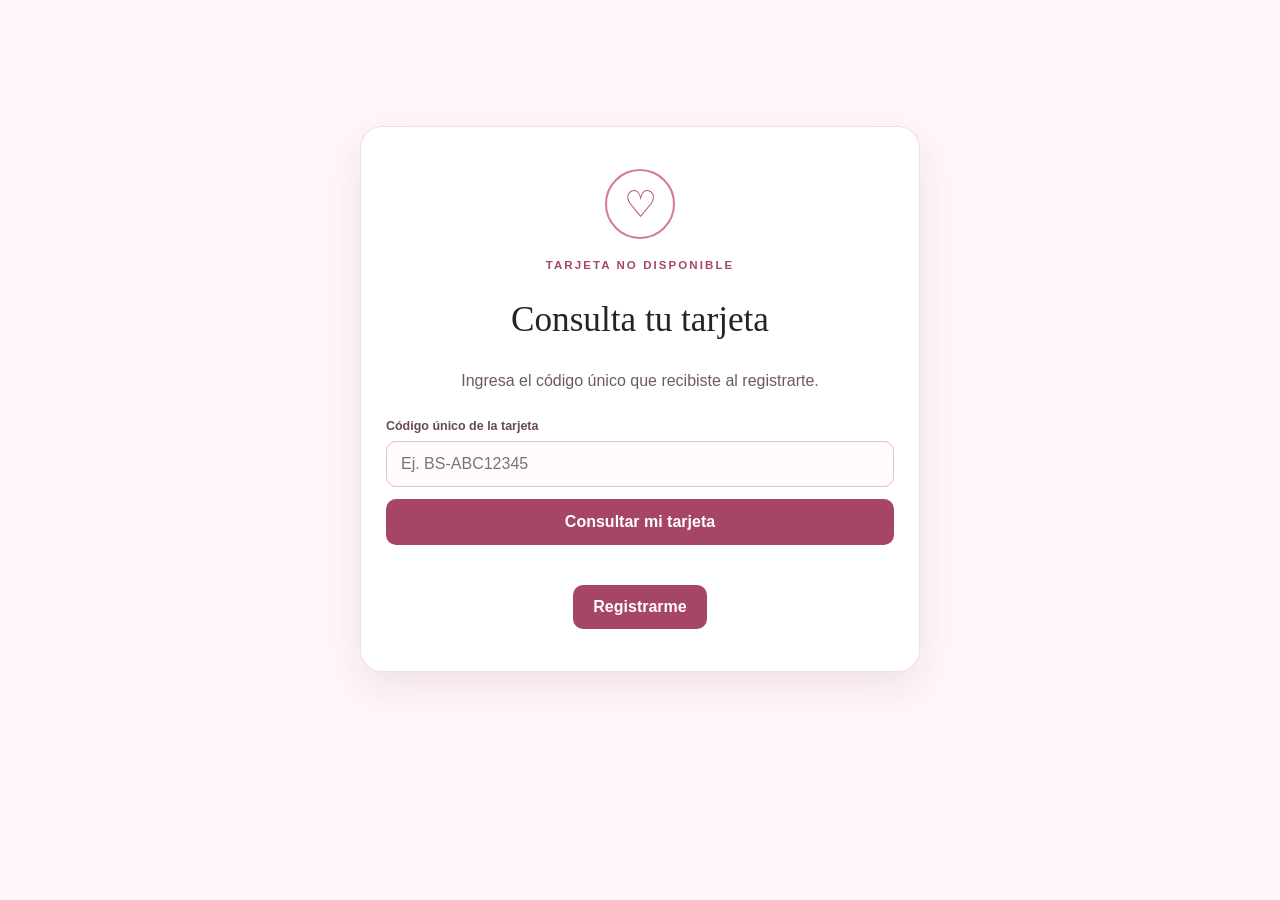
<file: index.html>
<!doctype html><html lang="es"><head><meta charset="utf-8"><meta name="viewport" content="width=device-width, initial-scale=1"><link rel="apple-touch-icon" sizes="180x180" href="LOGO BICHA.png"><meta name="apple-mobile-web-app-title" content="Bicha Studios"><meta name="theme-color" content="#f6c5d3"><title>Tarjeta de fidelización | Bicha Studios</title><link rel="stylesheet" href="styles.css"><style>.locked-view{width:min(100%,560px);margin:12vh auto 0;padding:42px 25px;text-align:center;border:1px solid rgba(200,103,136,.22);border-radius:22px;background:rgba(255,255,255,.9);box-shadow:0 14px 40px rgba(125,65,84,.12)}.lock-icon{display:grid;place-items:center;width:70px;height:70px;margin:0 auto 20px;border:2px solid #d17996;border-radius:50%;color:#a74568;font-size:2.3rem}.locked-view h1{font-family:Georgia,serif;font-size:2.2rem;font-weight:500}.locked-view p:not(.eyebrow){color:#6d5961;line-height:1.5}.locked-link{display:inline-block;margin-top:14px;padding:13px 20px;border-radius:10px;color:#fff;background:#a74568;font-weight:700;text-decoration:none}</style></head><body><main class="app-shell"><section id="lockedView" class="locked-view" hidden><div class="lock-icon">♡</div><p class="eyebrow">Tarjeta no disponible</p><h1 id="lockedTitle">Necesitas un enlace personal</h1><p id="lockedMessage">Esta tarjeta solo puede abrirse desde el QR asignado a la clienta.</p><form id="folioForm" class="folio-form"><label for="folioInput">Código único de la tarjeta</label><input id="folioInput" name="folio" type="text" placeholder="Ej. BS-ABC12345" autocomplete="off" required><button type="submit">Consultar mi tarjeta</button><p id="folioMessage" class="folio-message" role="status"></p></form><a class="locked-link" href="registro.html">Registrarme</a></section><section id="cardView" hidden><section class="card-stage" aria-label="Tarjeta digital de fidelización"><div class="phase-image-frame"><img src="Fase Inicial.png" alt="Tarjeta de fidelización de Bicha Studios" class="phase-image"><div class="phase-overlay" aria-label="Datos dinámicos de la tarjeta"><span id="clientName">Nombre de clienta</span><span class="overlay-folio">Folio: <strong id="clientFolio">BS-DEMO-001</strong></span><div class="overlay-stamps" id="stamps" aria-label="Sellos acumulados"></div></div></div></section><section id="rewardView" class="reward-view" hidden></section></section></main><script src="app.js"></script></body></html>
</file>
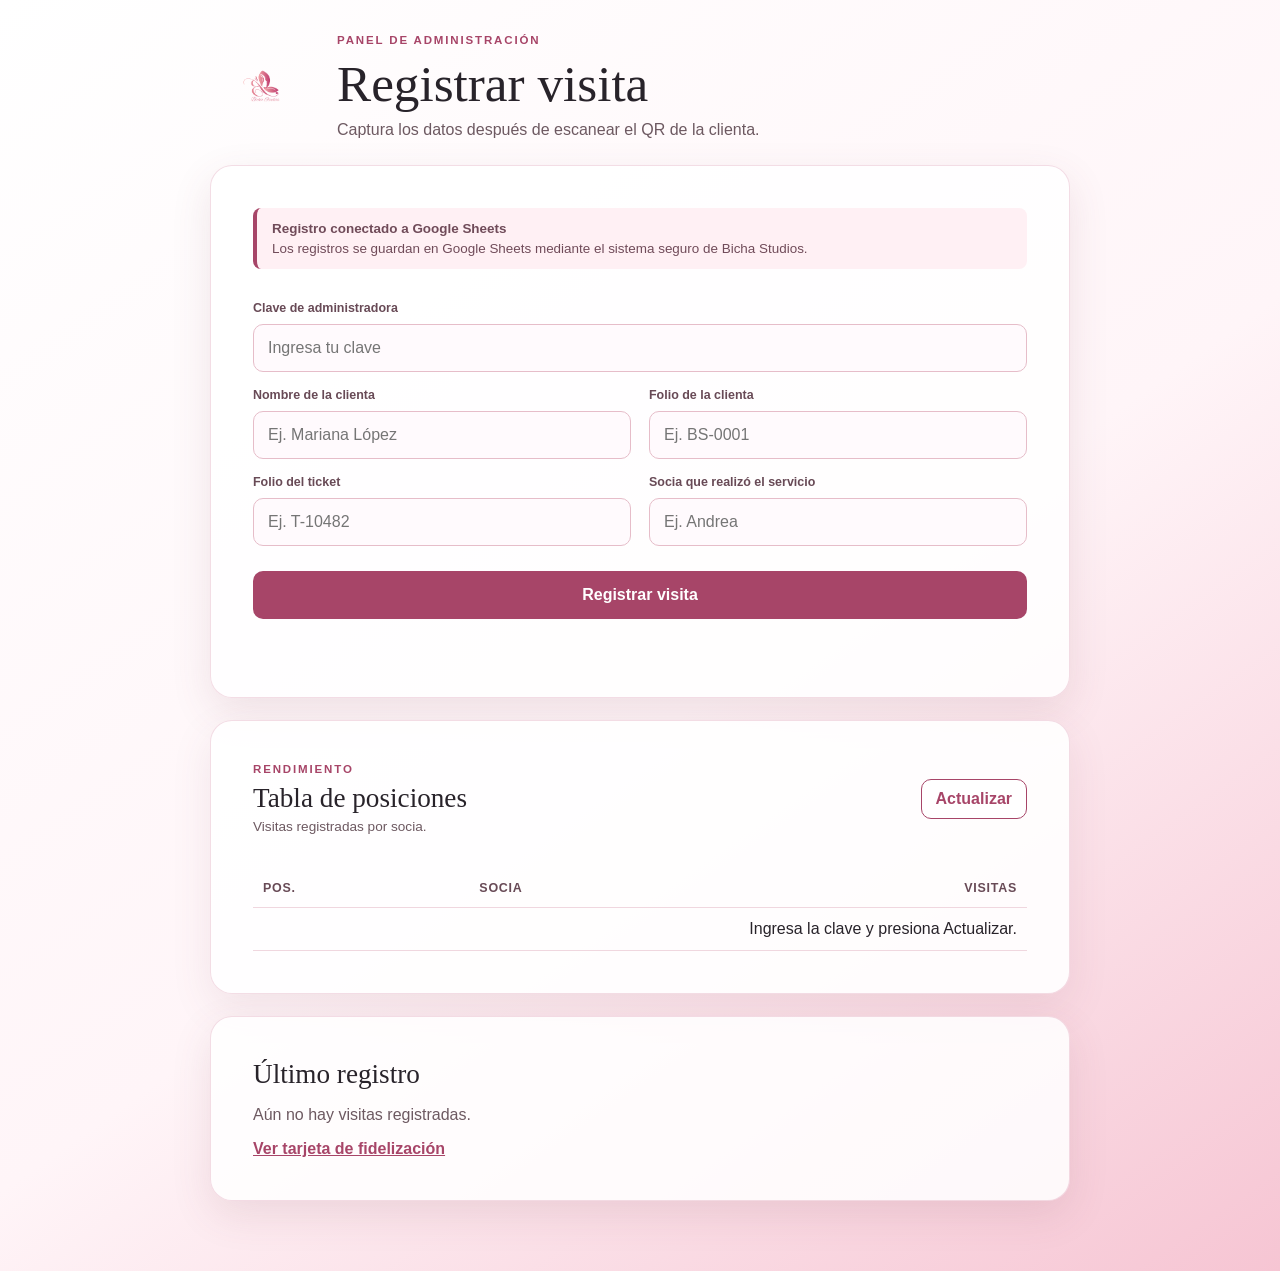
<file: admin.html>
<!doctype html>
<html lang="es"><head><meta charset="utf-8"><meta name="viewport" content="width=device-width, initial-scale=1"><link rel="apple-touch-icon" sizes="180x180" href="LOGO BICHA.png"><meta name="apple-mobile-web-app-title" content="Bicha Studios"><meta name="theme-color" content="#f6c5d3"><title>Registro de visitas | Bicha Studios</title><link rel="stylesheet" href="admin.css"></head>
<body><main class="admin-shell"><header class="admin-header"><img src="LOGO BICHA.png" alt="Bicha Studios" class="logo"><div><p class="eyebrow">Panel de administración</p><h1>Registrar visita</h1><p>Captura los datos después de escanear el QR de la clienta.</p></div></header>
<section class="admin-card"><div class="notice"><strong>Registro conectado a Google Sheets</strong><span>Los registros se guardan en Google Sheets mediante el sistema seguro de Bicha Studios.</span></div><form id="adminForm"><label for="adminKey">Clave de administradora</label><input id="adminKey" name="adminKey" type="password" placeholder="Ingresa tu clave" required><div class="form-grid"><div><label for="clientName">Nombre de la clienta</label><input id="clientName" name="clientName" type="text" placeholder="Ej. Mariana López" required></div><div><label for="clientFolio">Folio de la clienta</label><input id="clientFolio" name="clientFolio" type="text" placeholder="Ej. BS-0001" required></div></div><div class="form-grid"><div><label for="ticket">Folio del ticket</label><input id="ticket" name="ticket" type="text" placeholder="Ej. T-10482" required></div><div><label for="partner">Socia que realizó el servicio</label><input id="partner" name="partner" type="text" placeholder="Ej. Andrea" required></div></div><button type="submit">Registrar visita</button><p id="message" class="message" role="status"></p></form></section><section class="leaderboard-card"><div class="leaderboard-head"><div><p class="eyebrow">Rendimiento</p><h2>Tabla de posiciones</h2><p>Visitas registradas por socia.</p></div><button id="refreshLeaderboard" type="button" class="secondary-button">Actualizar</button></div><p id="leaderboardMessage" class="message" role="status"></p><div class="table-wrap"><table><thead><tr><th>Pos.</th><th>Socia</th><th>Visitas</th></tr></thead><tbody id="leaderboardBody"><tr><td colspan="3">Ingresa la clave y presiona Actualizar.</td></tr></tbody></table></div></section><section class="last-registration" aria-live="polite"><h2>Último registro</h2><p id="lastRegistration">Aún no hay visitas registradas.</p><a href="index.html">Ver tarjeta de fidelización</a></section></main><script src="admin.js"></script></body></html>
</file>
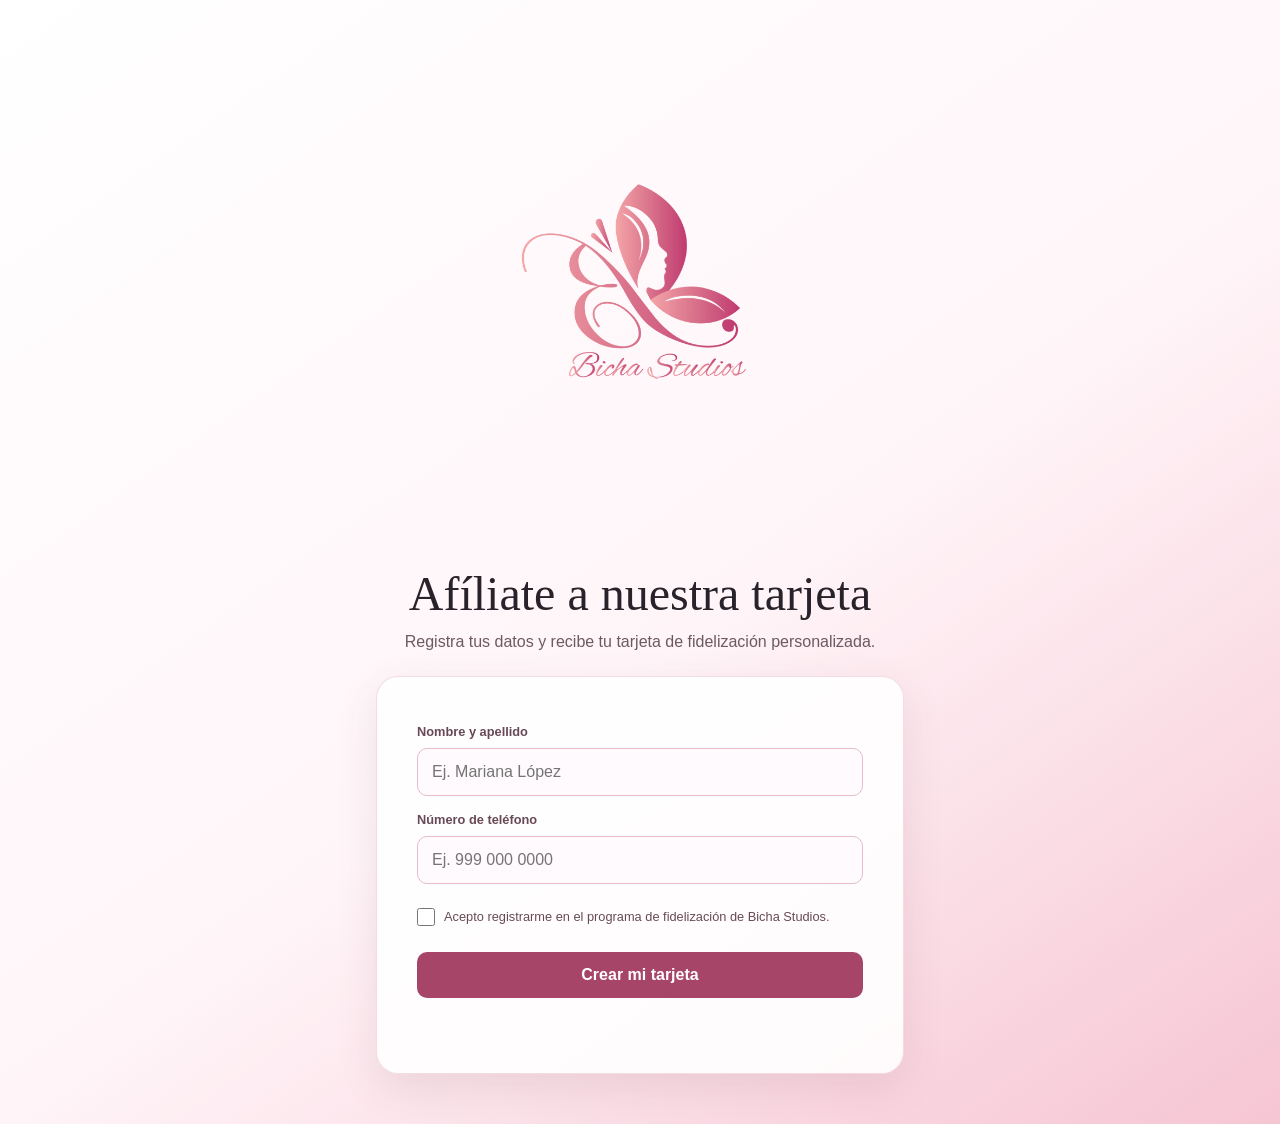
<file: registro.html>
<!doctype html>
<html lang="es">
<head>
  <meta charset="utf-8"><meta name="viewport" content="width=device-width, initial-scale=1"><link rel="apple-touch-icon" sizes="180x180" href="LOGO BICHA.png"><meta name="apple-mobile-web-app-title" content="Bicha Studios">
  <meta name="theme-color" content="#f6c5d3"><title>Afíliate | Bicha Studios</title>
  <link rel="stylesheet" href="registro.css">
</head>
<body>
  <main class="signup-shell">
    <header class="signup-header"><img src="LOGO BICHA.png" alt="Bicha Studios" class="logo"><h1>Afíliate a nuestra tarjeta</h1><p>Registra tus datos y recibe tu tarjeta de fidelización personalizada.</p></header>
    <section class="signup-card">
      <form id="clientForm"><label for="name">Nombre y apellido</label><input id="name" name="name" type="text" placeholder="Ej. Mariana López" autocomplete="name" required><label for="phone">Número de teléfono</label><input id="phone" name="phone" type="tel" placeholder="Ej. 999 000 0000" autocomplete="tel" required><label class="consent"><input id="consent" type="checkbox" required><span>Acepto registrarme en el programa de fidelización de Bicha Studios.</span></label><button type="submit">Crear mi tarjeta</button><p id="formMessage" class="message" role="status"></p></form>
      <div id="success" class="success" hidden><p class="eyebrow">Registro completado</p><h2>Tu tarjeta está lista</h2><p>Guarda este QR. Te llevará directamente a tu tarjeta personalizada.</p><p class="folio-label">Tu folio</p><strong id="folio" class="folio"></strong><img id="qrImage" class="qr" alt="QR personal de la tarjeta"><a id="cardLink" class="secondary-button" href="index.html">Abrir mi tarjeta</a><button id="newClient" class="text-button" type="button">Registrar otra clienta</button></div>
    </section>
  </main>
  <script src="registro.js"></script>
</body>
</html>
</file>
<file: styles.css>
:root { --pink-dark:#a74568; --pink-deep:#c86788; --ink:#252329; }
* { box-sizing:border-box; }
body { margin:0; min-width:320px; color:var(--ink); font-family:Arial,Helvetica,sans-serif; background:#fff7fa; }
.app-shell { width:min(100%,1120px); margin:auto; padding:18px 20px 70px; }
.card-stage { display:grid; place-items:center; padding:0 0 42px; }
.phase-image-frame { position:relative; width:min(100%,739px); line-height:0; }
.phase-image { display:block; width:100%; height:auto; border-radius:4px; box-shadow:0 18px 45px rgba(136,72,91,.22); }
.phase-overlay { position:absolute; left:18%; top:32.5%; width:64%; height:24%; color:#a74568; text-align:center; line-height:1.2; pointer-events:none; }
.phase-overlay > span:first-child { position:absolute; top:0; left:5%; width:90%; overflow:hidden; font-family:Georgia,serif; font-size:clamp(.85rem,2.4vw,1.35rem); font-weight:700; white-space:nowrap; text-overflow:ellipsis; }
.overlay-folio { position:absolute; top:16%; left:5%; width:90%; font-size:clamp(.5rem,1.2vw,.72rem); }
.overlay-stamps { position:absolute; top:23%; left:8%; display:grid; grid-template-columns:repeat(4,1fr); gap:clamp(8px,2vw,18px); width:84%; }
.overlay-stamp { display:grid; place-items:center; aspect-ratio:1; border:2px solid #d17996; border-radius:50%; color:#d17996; font-size:clamp(1rem,3vw,2rem); line-height:1; }
.overlay-stamp.filled { color:#fff; background:#d17996; }
.eyebrow { margin:0 0 8px; color:var(--pink-dark); text-transform:uppercase; letter-spacing:.18em; font-size:.72rem; font-weight:700; }
.panel-copy { color:#6d5961; }
.registration-panel { display:grid; grid-template-columns:.9fr 1.1fr; gap:30px; margin:0 auto; padding:clamp(22px,5vw,42px); max-width:800px; background:rgba(255,255,255,.9); border:1px solid rgba(200,103,136,.2); border-radius:22px; box-shadow:0 12px 36px rgba(125,65,84,.1); }
.registration-panel h1 { margin:0 0 10px; font-family:Georgia,serif; font-size:2rem; font-weight:500; }
form { display:grid; gap:8px; } label { margin-top:4px; color:#684a56; font-size:.78rem; font-weight:700; }
input { width:100%; padding:13px 14px; border:1px solid #e6bdc9; border-radius:10px; outline:none; font:inherit; background:#fffafd; }
input:focus { border-color:var(--pink-deep); box-shadow:0 0 0 3px rgba(200,103,136,.14); }
button { margin-top:8px; padding:14px 18px; border:0; border-radius:10px; color:#fff; background:var(--pink-dark); font:inherit; font-weight:700; cursor:pointer; }
button:hover { background:#913b5c; } .form-message { min-height:20px; margin:4px 0 0; color:#5c7a54; font-size:.82rem; }
@media (max-width:680px) { .app-shell { padding:10px 10px 50px; } .registration-panel { grid-template-columns:1fr; } }

.reward-view{display:grid;gap:8px;width:min(100%,560px);margin:18px auto 0;padding:18px;text-align:center;border:2px solid #d17996;border-radius:18px;background:linear-gradient(135deg,#fff4f7,#f8d4df);color:#7b3e55;box-shadow:0 10px 24px rgba(125,65,84,.14)}.reward-view strong{font-family:Georgia,serif;font-size:1.35rem;color:#a74568}.reward-view span{font-size:.9rem}.reward-view b{font-size:.92rem}

.folio-form{display:grid;gap:8px;margin-top:22px;text-align:left}.folio-form label{color:#684a56;font-size:.78rem;font-weight:700}.folio-form input{width:100%;padding:13px 14px;border:1px solid #e6bdc9;border-radius:10px;outline:none;font:inherit;background:#fffafd}.folio-form button{margin-top:4px}.folio-message{min-height:18px;margin:0;text-align:center;color:#a74568;font-size:.82rem}
</file>
<file: admin.css>
:root { --pink:#f6c5d3; --pink-dark:#a74568; --ink:#28232a; }
* { box-sizing:border-box; }
body { margin:0; min-width:320px; color:var(--ink); font-family:Arial,Helvetica,sans-serif; background:linear-gradient(145deg,#fff 0%,#fff5f8 55%,#f6c5d3 100%); }
.admin-shell { width:min(100%,900px); margin:auto; padding:34px 20px 70px; }
.admin-header { display:flex; align-items:center; gap:22px; margin-bottom:26px; }
.logo { width:105px; height:82px; object-fit:contain; mix-blend-mode:multiply; }
.eyebrow { margin:0 0 8px; color:var(--pink-dark); text-transform:uppercase; letter-spacing:.16em; font-size:.72rem; font-weight:700; }
h1,h2 { font-family:Georgia,serif; font-weight:500; } h1 { margin:0 0 8px; font-size:clamp(2rem,5vw,3.2rem); } h2 { margin:0 0 10px; font-size:1.7rem; }
.admin-header p:last-child { margin:0; color:#6d5961; }
.admin-card,.last-registration { padding:clamp(22px,5vw,42px); border:1px solid rgba(200,103,136,.22); border-radius:22px; background:rgba(255,255,255,.86); box-shadow:0 14px 40px rgba(125,65,84,.12); }
.notice { display:flex; flex-direction:column; gap:5px; margin-bottom:25px; padding:13px 15px; border-left:4px solid var(--pink-dark); border-radius:8px; background:#fff0f4; color:#704b59; font-size:.84rem; }
form { display:grid; gap:9px; } label { margin-top:7px; color:#684a56; font-size:.78rem; font-weight:700; }
.form-grid { display:grid; grid-template-columns:1fr 1fr; gap:18px; } .form-grid > div { display:grid; gap:9px; }
input { width:100%; padding:14px; border:1px solid #e6bdc9; border-radius:10px; outline:none; font:inherit; background:#fffafd; }
input:focus { border-color:var(--pink-dark); box-shadow:0 0 0 3px rgba(167,69,104,.13); }
button { margin-top:16px; padding:15px 20px; border:0; border-radius:10px; color:#fff; background:var(--pink-dark); font:inherit; font-weight:700; cursor:pointer; }
button:hover { background:#913b5c; } .message { min-height:22px; margin:5px 0 0; font-size:.85rem; }
.last-registration { margin-top:22px; } .last-registration p { color:#6d5961; } .last-registration a { color:var(--pink-dark); font-weight:700; }
@media (max-width:620px) { .admin-shell { padding:24px 12px 50px; } .admin-header { align-items:flex-start; gap:10px; } .logo { width:78px; height:65px; } .form-grid { grid-template-columns:1fr; gap:0; } }

.leaderboard-card{margin-top:22px;padding:clamp(22px,5vw,42px);border:1px solid rgba(200,103,136,.22);border-radius:22px;background:rgba(255,255,255,.9);box-shadow:0 14px 40px rgba(125,65,84,.1)}.leaderboard-head{display:flex;justify-content:space-between;align-items:center;gap:16px}.leaderboard-head h2{margin:0 0 5px}.leaderboard-head p:last-child{margin:0;color:#6d5961;font-size:.85rem}.secondary-button{margin:0;padding:10px 14px;background:#fff;color:var(--pink-dark);border:1px solid var(--pink-dark)}.secondary-button:hover{background:#fff0f4}.table-wrap{overflow-x:auto}table{width:100%;border-collapse:collapse;margin-top:8px}th,td{padding:12px 10px;border-bottom:1px solid #f0d7df;text-align:left}th{color:#684a56;font-size:.78rem;text-transform:uppercase;letter-spacing:.06em}td:last-child,th:last-child{text-align:right}.rank-number{font-weight:700;color:var(--pink-dark)}
</file>
<file: registro.css>
:root { --pink:#f6c5d3; --pink-dark:#a74568; --ink:#28232a; }
* { box-sizing:border-box; }
body { margin:0; min-width:320px; color:var(--ink); font-family:Arial,Helvetica,sans-serif; background:linear-gradient(145deg,#fff 0%,#fff5f8 55%,#f6c5d3 100%); }
.signup-shell { width:min(100%,560px); margin:auto; padding:28px 16px 50px; }
.signup-header { text-align:center; margin-bottom:22px; }.logo { display:block; width:min(100%,880px); height:auto; max-height:520px; object-fit:contain; margin:0 auto 18px; }
.eyebrow { margin:0 0 8px; color:var(--pink-dark); text-transform:uppercase; letter-spacing:.17em; font-size:.72rem; font-weight:700; }
h1,h2 { font-family:Georgia,serif; font-weight:500; } h1 { margin:0 0 9px; font-size:clamp(2rem,7vw,3rem); } h2 { margin:0 0 9px; font-size:2rem; }
.signup-header > p:last-child { margin:0; color:#6d5961; line-height:1.5; }.signup-card { padding:clamp(22px,6vw,40px); border:1px solid rgba(200,103,136,.22); border-radius:22px; background:rgba(255,255,255,.9); box-shadow:0 14px 40px rgba(125,65,84,.12); }
form { display:grid; gap:9px; } label { margin-top:7px; color:#684a56; font-size:.8rem; font-weight:700; } input[type=text],input[type=tel] { width:100%; padding:14px; border:1px solid #e6bdc9; border-radius:10px; outline:none; font:inherit; background:#fffafd; } input:focus { border-color:var(--pink-dark); box-shadow:0 0 0 3px rgba(167,69,104,.13); }
.consent { display:flex; align-items:flex-start; gap:9px; margin:15px 0 5px; font-weight:400; line-height:1.35; }.consent input { width:18px; height:18px; margin:0; accent-color:var(--pink-dark); }
button,.secondary-button { display:block; width:100%; margin-top:12px; padding:14px 18px; border:0; border-radius:10px; color:#fff; background:var(--pink-dark); font:inherit; font-weight:700; text-align:center; text-decoration:none; cursor:pointer; } button:hover,.secondary-button:hover { background:#913b5c; }.message { min-height:20px; margin:6px 0 0; font-size:.84rem; }
.success { text-align:center; }.success > p:not(.eyebrow):not(.folio-label) { color:#6d5961; line-height:1.45; }.folio-label { margin:17px 0 3px; color:#684a56; font-size:.78rem; text-transform:uppercase; letter-spacing:.13em; }.folio { display:block; color:var(--pink-dark); font-size:1.25rem; letter-spacing:.12em; }.qr { display:block; width:min(100%,260px); aspect-ratio:1; margin:18px auto; border-radius:12px; box-shadow:0 8px 22px rgba(125,65,84,.14); }.text-button { width:auto; margin:13px auto 0; padding:4px 8px; color:var(--pink-dark); background:transparent; font-size:.82rem; }.text-button:hover { color:#913b5c; background:transparent; }

@media (max-width:480px){.signup-shell{padding:22px 12px 34px}.signup-header{margin-bottom:18px}.logo{width:min(100%,360px);max-height:210px;margin-bottom:12px}h1{font-size:clamp(1.9rem,9vw,2.5rem)}.signup-card{padding:22px 18px}}
</file>
